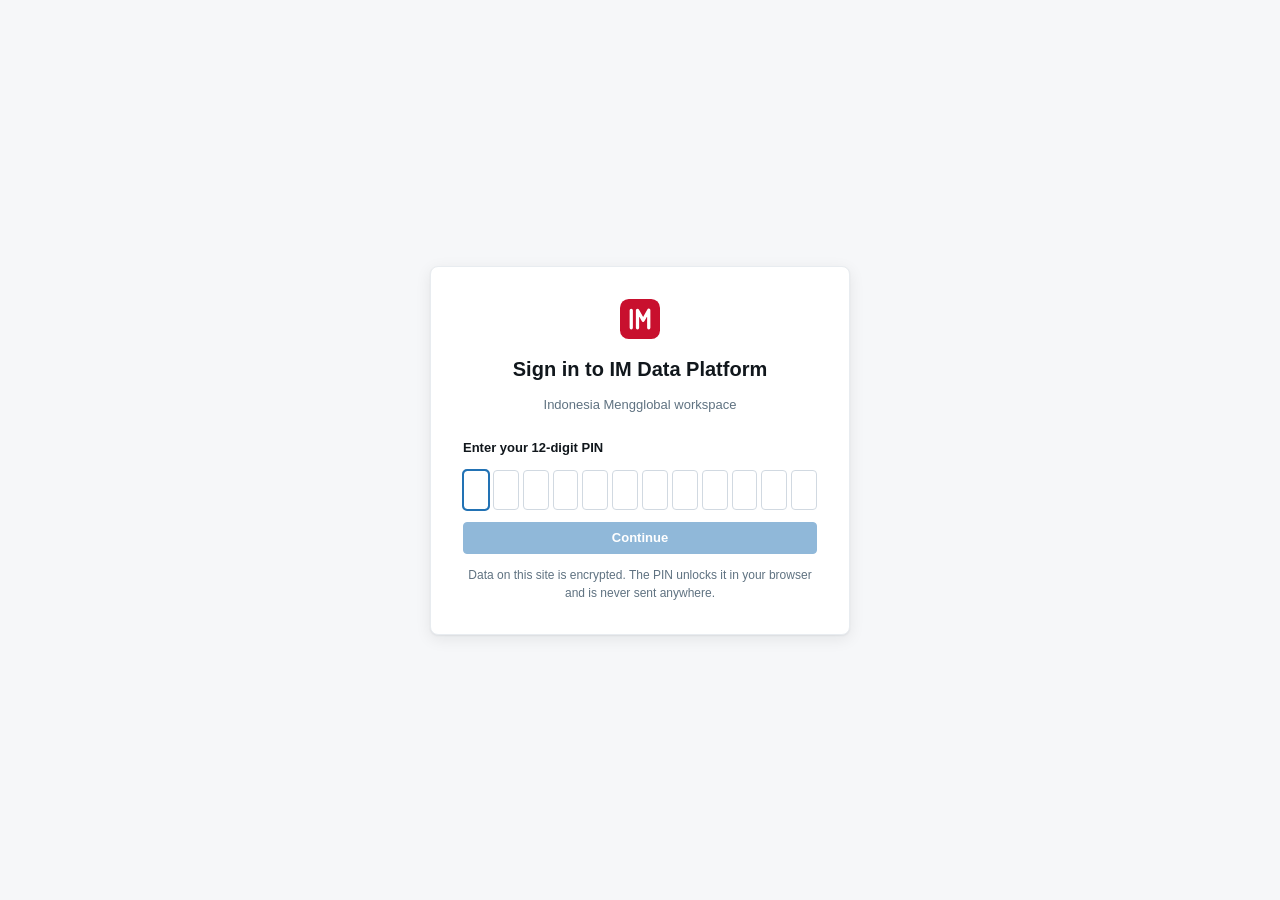
<file: index.html>
<!doctype html>
<html lang="en">
<head>
  <meta charset="utf-8">
  <meta name="viewport" content="width=device-width, initial-scale=1">
  <meta name="robots" content="noindex, nofollow">
  <title>IM Data Platform</title>
  <link rel="icon" href="assets/logo.svg" type="image/svg+xml">
  <link rel="stylesheet" href="assets/app.css">
</head>
<body>
  <!-- Login: the PIN decrypts site/data/*.json in the browser; nothing loads without it. -->
  <main id="login" class="login" hidden>
    <form class="login-card" id="login-form" autocomplete="off">
      <img src="assets/logo.svg" alt="" class="login-logo" width="40" height="40">
      <h1>Sign in to IM Data Platform</h1>
      <p class="muted">Indonesia Mengglobal workspace</p>
      <label class="login-label" for="pin-0">Enter your 12-digit PIN</label>
      <div class="pin" id="pin" role="group" aria-label="12-digit PIN"></div>
      <p class="login-error" id="login-error" role="alert" hidden></p>
      <button class="btn btn-primary btn-block" id="login-submit" type="submit" disabled>Continue</button>
      <p class="muted small">Data on this site is encrypted. The PIN unlocks it in your browser and is never sent anywhere.</p>
    </form>
  </main>

  <div id="app" class="app" hidden>
    <header class="topbar">
      <button class="icon-btn nav-toggle" id="nav-toggle" aria-label="Toggle navigation">
        <svg viewBox="0 0 16 16" width="16" height="16"><path d="M2 4h12M2 8h12M2 12h12" stroke="currentColor" stroke-width="1.5" fill="none"/></svg>
      </button>
      <a class="brand" href="#/">
        <img src="assets/logo.svg" alt="" width="22" height="22">
        <span>IM Data Platform</span>
      </a>
      <label class="search">
        <svg viewBox="0 0 16 16" width="14" height="14"><circle cx="7" cy="7" r="4.5" stroke="currentColor" stroke-width="1.5" fill="none"/><path d="M10.5 10.5 14 14" stroke="currentColor" stroke-width="1.5"/></svg>
        <input id="search" type="search" placeholder="Search tables, columns, jobs and dashboards" autocomplete="off">
        <kbd>Ctrl + P</kbd>
        <div class="search-results" id="search-results" hidden></div>
      </label>
      <div class="topbar-right">
        <span class="workspace-pill" title="Workspace">indonesia-mengglobal</span>
        <button class="avatar" id="sign-out" title="Sign out">IM</button>
      </div>
    </header>

    <nav class="sidebar" id="sidebar">
      <a class="btn btn-new" href="#/ingestion">
        <svg viewBox="0 0 16 16" width="14" height="14"><path d="M8 3v10M3 8h10" stroke="currentColor" stroke-width="1.6"/></svg> New
      </a>
      <a class="nav" data-route="home" href="#/"><i data-icon="home"></i>Workspace</a>
      <a class="nav" data-route="catalog" href="#/catalog"><i data-icon="catalog"></i>Catalog</a>
      <a class="nav" data-route="jobs" href="#/jobs"><i data-icon="jobs"></i>Jobs &amp; Pipelines</a>
      <a class="nav" data-route="governance" href="#/governance"><i data-icon="shield"></i>Governance</a>
      <div class="nav-section">SQL</div>
      <a class="nav" data-route="dashboards" href="#/dashboards"><i data-icon="dashboard"></i>Dashboards</a>
      <div class="nav-section">Data Engineering</div>
      <a class="nav" data-route="runs" href="#/runs"><i data-icon="runs"></i>Job Runs</a>
      <a class="nav" data-route="ingestion" href="#/ingestion"><i data-icon="ingest"></i>Data Ingestion</a>
      <div class="sidebar-foot muted small" id="sidebar-foot"></div>
    </nav>

    <main class="content" id="content" tabindex="-1"></main>
  </div>

  <div class="modal-backdrop" id="modal" hidden></div>
  <script src="assets/app.js"></script>
</body>
</html>
</file>
<file: assets/app.css>
/* Workspace-style console. Tokens first; dark mode redefines them. */
:root {
  --bg: #ffffff;
  --bg-sidebar: #f7f7f7;
  --bg-subtle: #f6f7f9;
  --bg-hover: #e8ecf0;
  --bg-selected: #e3eaf3;
  --border: #d1d9e1;
  --border-subtle: #e8ecf0;
  --text: #11171c;
  --text-muted: #5f7281;
  --primary: #2272b4;
  --primary-hover: #0e538b;
  --primary-soft: #e3eef8;
  --success: #277c43;
  --success-soft: #e5f4e9;
  --warning: #be501e;
  --warning-soft: #fcf0e2;
  --danger: #c82d4c;
  --danger-soft: #fbe9ed;
  --neutral-soft: #eef1f4;
  --brand: #c8102e;
  --shadow: 0 1px 2px rgba(17, 23, 28, .06), 0 4px 16px rgba(17, 23, 28, .08);
  --c1: #077a9d; --c2: #ffab00; --c3: #00a972; --c4: #ff3621; --c5: #8bcae7;
  --c6: #ab4057; --c7: #99ddb4; --c8: #fca4a1; --c9: #919191; --c10: #bf7080;
  --radius: 4px;
  --font: -apple-system, BlinkMacSystemFont, "Segoe UI", Roboto, "Helvetica Neue", Arial, sans-serif;
  --mono: "SFMono-Regular", Menlo, Consolas, monospace;
  color-scheme: light;
}
@media (prefers-color-scheme: dark) {
  :root:not([data-theme="light"]) {
    --bg: #1f272d; --bg-sidebar: #182025; --bg-subtle: #242d33; --bg-hover: #2c363d; --bg-selected: #203a4f;
    --border: #3c4952; --border-subtle: #2f3a41; --text: #e8ecf0; --text-muted: #9aaab6;
    --primary: #4299e0; --primary-hover: #8acaff; --primary-soft: #1b3346;
    --success: #4fc06c; --success-soft: #1d3324; --warning: #f39b5b; --warning-soft: #3d2a1c;
    --danger: #f2788f; --danger-soft: #3f2028; --neutral-soft: #2c363d;
    --shadow: 0 1px 2px rgba(0,0,0,.3), 0 4px 16px rgba(0,0,0,.35);
    color-scheme: dark;
  }
}
:root[data-theme="dark"] {
  --bg: #1f272d; --bg-sidebar: #182025; --bg-subtle: #242d33; --bg-hover: #2c363d; --bg-selected: #203a4f;
  --border: #3c4952; --border-subtle: #2f3a41; --text: #e8ecf0; --text-muted: #9aaab6;
  --primary: #4299e0; --primary-hover: #8acaff; --primary-soft: #1b3346;
  --success: #4fc06c; --success-soft: #1d3324; --warning: #f39b5b; --warning-soft: #3d2a1c;
  --danger: #f2788f; --danger-soft: #3f2028; --neutral-soft: #2c363d;
  --shadow: 0 1px 2px rgba(0,0,0,.3), 0 4px 16px rgba(0,0,0,.35);
  color-scheme: dark;
}

* { box-sizing: border-box; }
html, body { margin: 0; height: 100%; }
body { background: var(--bg); color: var(--text); font: 13px/1.5 var(--font); -webkit-font-smoothing: antialiased; }
a { color: var(--primary); text-decoration: none; }
a:hover { color: var(--primary-hover); text-decoration: underline; }
h1, h2, h3 { margin: 0; font-weight: 600; }
h1 { font-size: 22px; line-height: 28px; overflow-wrap: anywhere; }
h2 { font-size: 18px; line-height: 24px; }
h3 { font-size: 13px; line-height: 20px; }
code, .mono { font-family: var(--mono); font-size: 12px; }
[hidden] { display: none !important; }
.muted { color: var(--text-muted); }
.small { font-size: 12px; }
.nowrap { white-space: nowrap; }

/* Buttons */
.btn { display: inline-flex; align-items: center; gap: 6px; height: 32px; padding: 0 12px; border: 1px solid var(--border);
  border-radius: var(--radius); background: var(--bg); color: var(--text); font: 600 13px var(--font); cursor: pointer; white-space: nowrap; }
.btn:hover { background: var(--bg-hover); text-decoration: none; color: var(--text); }
.btn-primary { background: var(--primary); border-color: var(--primary); color: #fff; }
.btn-primary:hover { background: var(--primary-hover); border-color: var(--primary-hover); color: #fff; }
.btn-primary:disabled { opacity: .5; cursor: not-allowed; }
.btn-block { width: 100%; justify-content: center; }
.btn-sm { height: 24px; padding: 0 8px; font-size: 12px; }
.icon-btn { display: inline-grid; place-items: center; width: 32px; height: 32px; border: 0; border-radius: var(--radius); background: none; color: var(--text-muted); cursor: pointer; }
.icon-btn:hover { background: var(--bg-hover); color: var(--text); }

/* Login */
.login { min-height: 100%; display: grid; place-items: center; padding: 16px; background: var(--bg-subtle); }
.login-card { width: 100%; max-width: 420px; background: var(--bg); border: 1px solid var(--border-subtle); border-radius: 8px;
  box-shadow: var(--shadow); padding: 32px; display: grid; gap: 12px; text-align: center; }
.login-logo { margin: 0 auto 4px; }
.login-card h1 { font-size: 20px; }
.login-card p { margin: 0; }
.login-label { margin-top: 12px; font-weight: 600; text-align: left; }
.pin { display: grid; grid-template-columns: repeat(12, 1fr); gap: 4px; }
.pin input { width: 100%; min-width: 0; height: 40px; padding: 0; border: 1px solid var(--border); border-radius: var(--radius);
  background: var(--bg); color: var(--text); font: 600 16px var(--mono); text-align: center; }
.pin input:nth-child(4n) { margin-right: 6px; }
.pin input:focus { outline: 2px solid var(--primary); outline-offset: -1px; border-color: var(--primary); }
.pin.invalid input { border-color: var(--danger); }
.login-error { color: var(--danger); font-weight: 600; }

/* Shell */
.app { display: grid; grid-template-columns: 200px 1fr; grid-template-rows: 48px 1fr; height: 100%; }
.topbar { grid-column: 1 / -1; display: flex; align-items: center; gap: 12px; padding: 0 12px; border-bottom: 1px solid var(--border-subtle); background: var(--bg); }
.brand { display: flex; align-items: center; gap: 8px; color: var(--text); font-weight: 700; font-size: 14px; }
.brand:hover { text-decoration: none; color: var(--text); }
.nav-toggle { display: none; }
.search { position: relative; flex: 1; max-width: 640px; margin: 0 auto; display: flex; align-items: center; gap: 8px; height: 32px;
  padding: 0 8px; border: 1px solid var(--border); border-radius: var(--radius); background: var(--bg-subtle); color: var(--text-muted); }
.search:focus-within { border-color: var(--primary); background: var(--bg); }
.search input { flex: 1; min-width: 0; border: 0; background: none; color: var(--text); font: 13px var(--font); outline: none; }
.search kbd { font: 11px var(--font); padding: 1px 6px; border: 1px solid var(--border); border-radius: 3px; color: var(--text-muted); }
.search-results { position: absolute; top: 36px; left: 0; right: 0; z-index: 20; max-height: 60vh; overflow: auto;
  background: var(--bg); border: 1px solid var(--border); border-radius: var(--radius); box-shadow: var(--shadow); padding: 4px; }
.search-results a { display: flex; gap: 8px; align-items: baseline; padding: 6px 8px; border-radius: var(--radius); color: var(--text); }
.search-results a:hover, .search-results a.active { background: var(--bg-hover); text-decoration: none; }
.search-results .kind { font-size: 11px; color: var(--text-muted); min-width: 64px; }
.topbar-right { display: flex; align-items: center; gap: 8px; }
.workspace-pill { padding: 2px 8px; border: 1px solid var(--border); border-radius: 12px; font-size: 12px; color: var(--text-muted); }
.avatar { width: 28px; height: 28px; border-radius: 50%; border: 0; background: var(--primary); color: #fff; font: 600 11px var(--font); cursor: pointer; }

.sidebar { background: var(--bg-sidebar); border-right: 1px solid var(--border-subtle); padding: 8px; overflow-y: auto; display: flex; flex-direction: column; gap: 1px; }
.btn-new { margin: 4px 0 10px; width: fit-content; border-radius: 16px; padding: 0 14px; box-shadow: 0 1px 2px rgba(0,0,0,.08); }
.nav { display: flex; align-items: center; gap: 10px; height: 30px; padding: 0 8px; border-radius: var(--radius); color: var(--text); font-weight: 400; }
.nav:hover { background: var(--bg-hover); text-decoration: none; color: var(--text); }
.nav.active { background: var(--bg-selected); color: var(--primary); font-weight: 600; }
.nav i { width: 16px; height: 16px; display: inline-grid; place-items: center; color: inherit; }
.nav-section { margin: 14px 8px 4px; font-size: 11px; font-weight: 600; color: var(--text-muted); text-transform: uppercase; letter-spacing: .04em; }
.sidebar-foot { margin-top: auto; padding: 12px 8px 4px; line-height: 1.4; }

.content { overflow: auto; padding: 16px 24px 48px; min-width: 0; }
.page-head > div:first-child { min-width: 0; }
.page-head { display: flex; align-items: flex-start; justify-content: space-between; gap: 12px; flex-wrap: wrap; margin-bottom: 16px; }
.page-head p { margin: 4px 0 0; }
.breadcrumb { display: flex; flex-wrap: wrap; gap: 4px; font-size: 12px; color: var(--text-muted); margin-bottom: 6px; }
.breadcrumb a { color: var(--text-muted); }
.breadcrumb span::before { content: "›"; margin-right: 4px; }

/* Tabs */
.tabs { display: flex; gap: 20px; border-bottom: 1px solid var(--border-subtle); margin-bottom: 16px; overflow-x: auto; }
.tabs a { padding: 8px 0; color: var(--text-muted); font-weight: 600; border-bottom: 2px solid transparent; white-space: nowrap; }
.tabs a:hover { color: var(--text); text-decoration: none; }
.tabs a.active { color: var(--primary); border-bottom-color: var(--primary); }

/* Tables */
.table-wrap { overflow-x: auto; border: 1px solid var(--border-subtle); border-radius: var(--radius); }
table { width: 100%; border-collapse: collapse; }
th, td { padding: 8px 12px; text-align: left; vertical-align: top; border-bottom: 1px solid var(--border-subtle); }
th { font-weight: 600; color: var(--text-muted); background: var(--bg-subtle); font-size: 12px; white-space: nowrap; position: sticky; top: 0; }
tr:last-child td { border-bottom: 0; }
tbody tr:hover { background: var(--bg-subtle); }
td.num, th.num { text-align: right; font-variant-numeric: tabular-nums; }

/* Badges and tags */
.badge { display: inline-flex; align-items: center; gap: 4px; padding: 0 6px; height: 20px; border-radius: var(--radius); font-size: 12px; font-weight: 600; white-space: nowrap; }
.badge::before { content: ""; width: 6px; height: 6px; border-radius: 50%; background: currentColor; }
.badge.no-dot::before { display: none; }
.st-succeeded, .st-registered, .st-ok { color: var(--success); background: var(--success-soft); }
.st-partial, .st-rejected, .st-warn, .st-running { color: var(--warning); background: var(--warning-soft); }
.st-failed, .st-unreachable, .st-fail { color: var(--danger); background: var(--danger-soft); }
.st-skipped { color: var(--text-muted); background: var(--neutral-soft); }
.tag { display: inline-block; padding: 0 6px; border: 1px solid var(--border); border-radius: 10px; font-size: 11px; line-height: 18px; color: var(--text-muted); white-space: nowrap; }
.tag-personal { color: var(--danger); border-color: currentColor; }
.tag-sensitive { color: #8a3ffc; border-color: currentColor; }
.tag-free_text { color: var(--warning); border-color: currentColor; }
.tag-categorical { color: var(--primary); border-color: currentColor; }
.tag-metadata { color: var(--success); border-color: currentColor; }

/* Cards and layout */
.grid { display: grid; gap: 16px; }
.grid-4 { grid-template-columns: repeat(auto-fit, minmax(180px, 1fr)); }
.grid-2 { grid-template-columns: repeat(auto-fit, minmax(340px, 1fr)); }
.card { border: 1px solid var(--border-subtle); border-radius: 6px; padding: 16px; background: var(--bg); min-width: 0; }
.card h3 { margin-bottom: 8px; }
.card-link { display: block; color: var(--text); }
.card-link:hover { border-color: var(--primary); text-decoration: none; color: var(--text); }
.stat .label { color: var(--text-muted); font-size: 12px; }
.stat .value { font-size: 28px; font-weight: 600; line-height: 36px; font-variant-numeric: tabular-nums; }
.kv { display: grid; grid-template-columns: minmax(120px, max-content) 1fr; gap: 6px 16px; margin: 0; }
.kv dt { color: var(--text-muted); }
.kv dd { margin: 0; min-width: 0; overflow-wrap: anywhere; }
.callout { border: 1px solid var(--border-subtle); border-left: 3px solid var(--primary); background: var(--bg-subtle); padding: 10px 12px; border-radius: var(--radius); margin-bottom: 16px; }
.callout.warn { border-left-color: var(--warning); }
.callout.danger { border-left-color: var(--danger); }
.empty { padding: 32px; text-align: center; color: var(--text-muted); }
.list-plain { margin: 0; padding-left: 18px; }

/* Catalog explorer */
.explorer { display: grid; grid-template-columns: 260px 1fr; gap: 0; border: 1px solid var(--border-subtle); border-radius: 6px; min-height: calc(100vh - 160px); }
.tree { border-right: 1px solid var(--border-subtle); padding: 8px; overflow: auto; background: var(--bg); }
.tree-filter { width: 100%; height: 28px; padding: 0 8px; margin-bottom: 8px; border: 1px solid var(--border); border-radius: var(--radius); background: var(--bg); color: var(--text); font: 12px var(--font); }
.tree ul { list-style: none; margin: 0; padding-left: 14px; }
.tree > ul { padding-left: 0; }
.tree a, .tree .node { display: flex; align-items: center; gap: 6px; padding: 3px 6px; border-radius: var(--radius); color: var(--text); white-space: nowrap; overflow: hidden; text-overflow: ellipsis; }
.tree a:hover { background: var(--bg-hover); text-decoration: none; }
.tree a.active { background: var(--bg-selected); color: var(--primary); font-weight: 600; }
.tree svg { flex: none; color: var(--text-muted); }
.explorer-main { padding: 16px 20px; min-width: 0; }

/* Jobs */
.dots { display: inline-flex; gap: 3px; }
.dot { width: 10px; height: 18px; border-radius: 2px; background: var(--neutral-soft); }
.dot.succeeded { background: var(--success); }
.dot.partial { background: var(--warning); }
.dot.failed { background: var(--danger); }
.matrix { overflow-x: auto; }
.matrix table { width: auto; }
.matrix td, .matrix th { padding: 4px 6px; border: 0; }
.matrix th { background: none; position: static; }
.cell { display: block; width: 28px; height: 22px; border-radius: 3px; }
.cell.succeeded { background: var(--success); }
.cell.failed { background: var(--danger); }
.cell.skipped { background: var(--neutral-soft); }
.cell.running, .cell.partial { background: var(--warning); }
.bar-wrap { height: 40px; display: flex; align-items: flex-end; justify-content: center; }
.bar-duration { display: block; width: 28px; background: var(--c5); border-radius: 2px 2px 0 0; margin: 0 auto; }
.dag { display: flex; align-items: center; gap: 0; overflow-x: auto; padding: 24px 8px; background: var(--bg-subtle);
  background-image: radial-gradient(var(--border) 1px, transparent 1px); background-size: 16px 16px; border-radius: 6px; border: 1px solid var(--border-subtle); }
.dag-node { flex: none; width: 180px; padding: 10px 12px; border: 1px solid var(--border); border-radius: 6px; background: var(--bg); box-shadow: 0 1px 2px rgba(0,0,0,.06); }
.dag-node .k { font-weight: 600; display: flex; align-items: center; gap: 6px; }
.dag-node .d { color: var(--text-muted); font-size: 12px; margin-top: 2px; }
.dag-edge { flex: none; width: 36px; height: 2px; background: var(--border); position: relative; }
.dag-edge::after { content: ""; position: absolute; right: -1px; top: -4px; border: 5px solid transparent; border-left-color: var(--border); }

/* Dashboard */
.canvas { display: grid; grid-template-columns: repeat(6, 1fr); gap: 12px; }
.widget { grid-column: span 3; border: 1px solid var(--border-subtle); border-radius: 6px; padding: 12px 16px; background: var(--bg); min-width: 0; }
.widget.w2 { grid-column: span 2; }
.widget.w1 { grid-column: span 1; }
.widget.w6 { grid-column: span 6; }
.widget h3 { font-size: 13px; margin-bottom: 4px; }
.widget .sub { color: var(--text-muted); font-size: 12px; margin-bottom: 8px; }
.counter .value { font-size: 32px; font-weight: 600; line-height: 40px; font-variant-numeric: tabular-nums; }
.hbar { display: grid; grid-template-columns: minmax(80px, 38%) 1fr auto; align-items: center; gap: 4px 8px; font-size: 12px; }
.hbar .lbl { overflow: hidden; text-overflow: ellipsis; white-space: nowrap; }
.hbar .track { display: block; height: 14px; background: var(--bg-subtle); border-radius: 2px; overflow: hidden; }
.hbar .fill { display: block; height: 100%; background: var(--c1); border-radius: 2px; }
.hbar .fill.folded { background: var(--c9); }
.hbar .n { font-variant-numeric: tabular-nums; color: var(--text-muted); text-align: right; min-width: 32px; }
svg.chart { width: 100%; height: auto; display: block; overflow: visible; }
svg.chart text { fill: var(--text-muted); font: 11px var(--font); }
svg.chart .grid-line { stroke: var(--border-subtle); }
.select { height: 32px; padding: 0 8px; border: 1px solid var(--border); border-radius: var(--radius); background: var(--bg); color: var(--text); font: 13px var(--font); max-width: 100%; }

/* Modal */
.modal-backdrop { position: fixed; inset: 0; background: rgba(17, 23, 28, .45); display: grid; place-items: center; padding: 16px; z-index: 50; }
.modal { width: 100%; max-width: 520px; background: var(--bg); border-radius: 8px; box-shadow: var(--shadow); }
.modal header, .modal footer { padding: 16px 20px; display: flex; align-items: center; justify-content: space-between; gap: 8px; }
.modal footer { justify-content: flex-end; border-top: 1px solid var(--border-subtle); }
.modal .body { padding: 0 20px 16px; display: grid; gap: 10px; }
.field { display: grid; gap: 4px; }
.field label { font-weight: 600; }
.field input, .field select { height: 32px; padding: 0 8px; border: 1px solid var(--border); border-radius: var(--radius); background: var(--bg); color: var(--text); font: 13px var(--font); }

@media (max-width: 900px) {
  .app { grid-template-columns: 1fr; }
  .nav-toggle { display: inline-grid; }
  .sidebar { position: fixed; top: 48px; bottom: 0; left: 0; width: 220px; z-index: 30; transform: translateX(-100%); transition: transform .15s; box-shadow: var(--shadow); }
  .sidebar.open { transform: none; }
  .search kbd, .workspace-pill, .brand span { display: none; }
  .content { padding: 16px; }
  .explorer { grid-template-columns: 1fr; }
  .tree { border-right: 0; border-bottom: 1px solid var(--border-subtle); max-height: 240px; }
  .canvas { grid-template-columns: 1fr; }
  .widget, .widget.w1, .widget.w2, .widget.w6 { grid-column: span 1; }
  .grid-2 { grid-template-columns: 1fr; }
  .pin { gap: 2px; }
  .pin input { height: 36px; font-size: 14px; }
  .pin input:nth-child(4n) { margin-right: 2px; }
}
</file>
<file: site/assets/app.css>
/* Workspace-style console. Tokens first; dark mode redefines them. */
:root {
  --bg: #ffffff;
  --bg-sidebar: #f7f7f7;
  --bg-subtle: #f6f7f9;
  --bg-hover: #e8ecf0;
  --bg-selected: #e3eaf3;
  --border: #d1d9e1;
  --border-subtle: #e8ecf0;
  --text: #11171c;
  --text-muted: #5f7281;
  --primary: #2272b4;
  --primary-hover: #0e538b;
  --primary-soft: #e3eef8;
  --success: #277c43;
  --success-soft: #e5f4e9;
  --warning: #be501e;
  --warning-soft: #fcf0e2;
  --danger: #c82d4c;
  --danger-soft: #fbe9ed;
  --neutral-soft: #eef1f4;
  --brand: #c8102e;
  --shadow: 0 1px 2px rgba(17, 23, 28, .06), 0 4px 16px rgba(17, 23, 28, .08);
  --c1: #077a9d; --c2: #ffab00; --c3: #00a972; --c4: #ff3621; --c5: #8bcae7;
  --c6: #ab4057; --c7: #99ddb4; --c8: #fca4a1; --c9: #919191; --c10: #bf7080;
  --radius: 4px;
  --font: -apple-system, BlinkMacSystemFont, "Segoe UI", Roboto, "Helvetica Neue", Arial, sans-serif;
  --mono: "SFMono-Regular", Menlo, Consolas, monospace;
  color-scheme: light;
}
@media (prefers-color-scheme: dark) {
  :root:not([data-theme="light"]) {
    --bg: #1f272d; --bg-sidebar: #182025; --bg-subtle: #242d33; --bg-hover: #2c363d; --bg-selected: #203a4f;
    --border: #3c4952; --border-subtle: #2f3a41; --text: #e8ecf0; --text-muted: #9aaab6;
    --primary: #4299e0; --primary-hover: #8acaff; --primary-soft: #1b3346;
    --success: #4fc06c; --success-soft: #1d3324; --warning: #f39b5b; --warning-soft: #3d2a1c;
    --danger: #f2788f; --danger-soft: #3f2028; --neutral-soft: #2c363d;
    --shadow: 0 1px 2px rgba(0,0,0,.3), 0 4px 16px rgba(0,0,0,.35);
    color-scheme: dark;
  }
}
:root[data-theme="dark"] {
  --bg: #1f272d; --bg-sidebar: #182025; --bg-subtle: #242d33; --bg-hover: #2c363d; --bg-selected: #203a4f;
  --border: #3c4952; --border-subtle: #2f3a41; --text: #e8ecf0; --text-muted: #9aaab6;
  --primary: #4299e0; --primary-hover: #8acaff; --primary-soft: #1b3346;
  --success: #4fc06c; --success-soft: #1d3324; --warning: #f39b5b; --warning-soft: #3d2a1c;
  --danger: #f2788f; --danger-soft: #3f2028; --neutral-soft: #2c363d;
  --shadow: 0 1px 2px rgba(0,0,0,.3), 0 4px 16px rgba(0,0,0,.35);
  color-scheme: dark;
}

* { box-sizing: border-box; }
html, body { margin: 0; height: 100%; }
body { background: var(--bg); color: var(--text); font: 13px/1.5 var(--font); -webkit-font-smoothing: antialiased; }
a { color: var(--primary); text-decoration: none; }
a:hover { color: var(--primary-hover); text-decoration: underline; }
h1, h2, h3 { margin: 0; font-weight: 600; }
h1 { font-size: 22px; line-height: 28px; overflow-wrap: anywhere; }
h2 { font-size: 18px; line-height: 24px; }
h3 { font-size: 13px; line-height: 20px; }
code, .mono { font-family: var(--mono); font-size: 12px; }
[hidden] { display: none !important; }
.muted { color: var(--text-muted); }
.small { font-size: 12px; }
.nowrap { white-space: nowrap; }

/* Buttons */
.btn { display: inline-flex; align-items: center; gap: 6px; height: 32px; padding: 0 12px; border: 1px solid var(--border);
  border-radius: var(--radius); background: var(--bg); color: var(--text); font: 600 13px var(--font); cursor: pointer; white-space: nowrap; }
.btn:hover { background: var(--bg-hover); text-decoration: none; color: var(--text); }
.btn-primary { background: var(--primary); border-color: var(--primary); color: #fff; }
.btn-primary:hover { background: var(--primary-hover); border-color: var(--primary-hover); color: #fff; }
.btn-primary:disabled { opacity: .5; cursor: not-allowed; }
.btn-block { width: 100%; justify-content: center; }
.btn-sm { height: 24px; padding: 0 8px; font-size: 12px; }
.icon-btn { display: inline-grid; place-items: center; width: 32px; height: 32px; border: 0; border-radius: var(--radius); background: none; color: var(--text-muted); cursor: pointer; }
.icon-btn:hover { background: var(--bg-hover); color: var(--text); }

/* Login */
.login { min-height: 100%; display: grid; place-items: center; padding: 16px; background: var(--bg-subtle); }
.login-card { width: 100%; max-width: 420px; background: var(--bg); border: 1px solid var(--border-subtle); border-radius: 8px;
  box-shadow: var(--shadow); padding: 32px; display: grid; gap: 12px; text-align: center; }
.login-logo { margin: 0 auto 4px; }
.login-card h1 { font-size: 20px; }
.login-card p { margin: 0; }
.login-label { margin-top: 12px; font-weight: 600; text-align: left; }
.pin { display: grid; grid-template-columns: repeat(12, 1fr); gap: 4px; }
.pin input { width: 100%; min-width: 0; height: 40px; padding: 0; border: 1px solid var(--border); border-radius: var(--radius);
  background: var(--bg); color: var(--text); font: 600 16px var(--mono); text-align: center; }
.pin input:nth-child(4n) { margin-right: 6px; }
.pin input:focus { outline: 2px solid var(--primary); outline-offset: -1px; border-color: var(--primary); }
.pin.invalid input { border-color: var(--danger); }
.login-error { color: var(--danger); font-weight: 600; }

/* Shell */
.app { display: grid; grid-template-columns: 200px 1fr; grid-template-rows: 48px 1fr; height: 100%; }
.topbar { grid-column: 1 / -1; display: flex; align-items: center; gap: 12px; padding: 0 12px; border-bottom: 1px solid var(--border-subtle); background: var(--bg); }
.brand { display: flex; align-items: center; gap: 8px; color: var(--text); font-weight: 700; font-size: 14px; }
.brand:hover { text-decoration: none; color: var(--text); }
.nav-toggle { display: none; }
.search { position: relative; flex: 1; max-width: 640px; margin: 0 auto; display: flex; align-items: center; gap: 8px; height: 32px;
  padding: 0 8px; border: 1px solid var(--border); border-radius: var(--radius); background: var(--bg-subtle); color: var(--text-muted); }
.search:focus-within { border-color: var(--primary); background: var(--bg); }
.search input { flex: 1; min-width: 0; border: 0; background: none; color: var(--text); font: 13px var(--font); outline: none; }
.search kbd { font: 11px var(--font); padding: 1px 6px; border: 1px solid var(--border); border-radius: 3px; color: var(--text-muted); }
.search-results { position: absolute; top: 36px; left: 0; right: 0; z-index: 20; max-height: 60vh; overflow: auto;
  background: var(--bg); border: 1px solid var(--border); border-radius: var(--radius); box-shadow: var(--shadow); padding: 4px; }
.search-results a { display: flex; gap: 8px; align-items: baseline; padding: 6px 8px; border-radius: var(--radius); color: var(--text); }
.search-results a:hover, .search-results a.active { background: var(--bg-hover); text-decoration: none; }
.search-results .kind { font-size: 11px; color: var(--text-muted); min-width: 64px; }
.topbar-right { display: flex; align-items: center; gap: 8px; }
.workspace-pill { padding: 2px 8px; border: 1px solid var(--border); border-radius: 12px; font-size: 12px; color: var(--text-muted); }
.avatar { width: 28px; height: 28px; border-radius: 50%; border: 0; background: var(--primary); color: #fff; font: 600 11px var(--font); cursor: pointer; }

.sidebar { background: var(--bg-sidebar); border-right: 1px solid var(--border-subtle); padding: 8px; overflow-y: auto; display: flex; flex-direction: column; gap: 1px; }
.btn-new { margin: 4px 0 10px; width: fit-content; border-radius: 16px; padding: 0 14px; box-shadow: 0 1px 2px rgba(0,0,0,.08); }
.nav { display: flex; align-items: center; gap: 10px; height: 30px; padding: 0 8px; border-radius: var(--radius); color: var(--text); font-weight: 400; }
.nav:hover { background: var(--bg-hover); text-decoration: none; color: var(--text); }
.nav.active { background: var(--bg-selected); color: var(--primary); font-weight: 600; }
.nav i { width: 16px; height: 16px; display: inline-grid; place-items: center; color: inherit; }
.nav-section { margin: 14px 8px 4px; font-size: 11px; font-weight: 600; color: var(--text-muted); text-transform: uppercase; letter-spacing: .04em; }
.sidebar-foot { margin-top: auto; padding: 12px 8px 4px; line-height: 1.4; }

.content { overflow: auto; padding: 16px 24px 48px; min-width: 0; }
.page-head > div:first-child { min-width: 0; }
.page-head { display: flex; align-items: flex-start; justify-content: space-between; gap: 12px; flex-wrap: wrap; margin-bottom: 16px; }
.page-head p { margin: 4px 0 0; }
.breadcrumb { display: flex; flex-wrap: wrap; gap: 4px; font-size: 12px; color: var(--text-muted); margin-bottom: 6px; }
.breadcrumb a { color: var(--text-muted); }
.breadcrumb span::before { content: "›"; margin-right: 4px; }

/* Tabs */
.tabs { display: flex; gap: 20px; border-bottom: 1px solid var(--border-subtle); margin-bottom: 16px; overflow-x: auto; }
.tabs a { padding: 8px 0; color: var(--text-muted); font-weight: 600; border-bottom: 2px solid transparent; white-space: nowrap; }
.tabs a:hover { color: var(--text); text-decoration: none; }
.tabs a.active { color: var(--primary); border-bottom-color: var(--primary); }

/* Tables */
.table-wrap { overflow-x: auto; border: 1px solid var(--border-subtle); border-radius: var(--radius); }
table { width: 100%; border-collapse: collapse; }
th, td { padding: 8px 12px; text-align: left; vertical-align: top; border-bottom: 1px solid var(--border-subtle); }
th { font-weight: 600; color: var(--text-muted); background: var(--bg-subtle); font-size: 12px; white-space: nowrap; position: sticky; top: 0; }
tr:last-child td { border-bottom: 0; }
tbody tr:hover { background: var(--bg-subtle); }
td.num, th.num { text-align: right; font-variant-numeric: tabular-nums; }

/* Badges and tags */
.badge { display: inline-flex; align-items: center; gap: 4px; padding: 0 6px; height: 20px; border-radius: var(--radius); font-size: 12px; font-weight: 600; white-space: nowrap; }
.badge::before { content: ""; width: 6px; height: 6px; border-radius: 50%; background: currentColor; }
.badge.no-dot::before { display: none; }
.st-succeeded, .st-registered, .st-ok { color: var(--success); background: var(--success-soft); }
.st-partial, .st-rejected, .st-warn, .st-running { color: var(--warning); background: var(--warning-soft); }
.st-failed, .st-unreachable, .st-fail { color: var(--danger); background: var(--danger-soft); }
.st-skipped { color: var(--text-muted); background: var(--neutral-soft); }
.tag { display: inline-block; padding: 0 6px; border: 1px solid var(--border); border-radius: 10px; font-size: 11px; line-height: 18px; color: var(--text-muted); white-space: nowrap; }
.tag-personal { color: var(--danger); border-color: currentColor; }
.tag-sensitive { color: #8a3ffc; border-color: currentColor; }
.tag-free_text { color: var(--warning); border-color: currentColor; }
.tag-categorical { color: var(--primary); border-color: currentColor; }
.tag-metadata { color: var(--success); border-color: currentColor; }

/* Cards and layout */
.grid { display: grid; gap: 16px; }
.grid-4 { grid-template-columns: repeat(auto-fit, minmax(180px, 1fr)); }
.grid-2 { grid-template-columns: repeat(auto-fit, minmax(340px, 1fr)); }
.card { border: 1px solid var(--border-subtle); border-radius: 6px; padding: 16px; background: var(--bg); min-width: 0; }
.card h3 { margin-bottom: 8px; }
.card-link { display: block; color: var(--text); }
.card-link:hover { border-color: var(--primary); text-decoration: none; color: var(--text); }
.stat .label { color: var(--text-muted); font-size: 12px; }
.stat .value { font-size: 28px; font-weight: 600; line-height: 36px; font-variant-numeric: tabular-nums; }
.kv { display: grid; grid-template-columns: minmax(120px, max-content) 1fr; gap: 6px 16px; margin: 0; }
.kv dt { color: var(--text-muted); }
.kv dd { margin: 0; min-width: 0; overflow-wrap: anywhere; }
.callout { border: 1px solid var(--border-subtle); border-left: 3px solid var(--primary); background: var(--bg-subtle); padding: 10px 12px; border-radius: var(--radius); margin-bottom: 16px; }
.callout.warn { border-left-color: var(--warning); }
.callout.danger { border-left-color: var(--danger); }
.empty { padding: 32px; text-align: center; color: var(--text-muted); }
.list-plain { margin: 0; padding-left: 18px; }

/* Catalog explorer */
.explorer { display: grid; grid-template-columns: 260px 1fr; gap: 0; border: 1px solid var(--border-subtle); border-radius: 6px; min-height: calc(100vh - 160px); }
.tree { border-right: 1px solid var(--border-subtle); padding: 8px; overflow: auto; background: var(--bg); }
.tree-filter { width: 100%; height: 28px; padding: 0 8px; margin-bottom: 8px; border: 1px solid var(--border); border-radius: var(--radius); background: var(--bg); color: var(--text); font: 12px var(--font); }
.tree ul { list-style: none; margin: 0; padding-left: 14px; }
.tree > ul { padding-left: 0; }
.tree a, .tree .node { display: flex; align-items: center; gap: 6px; padding: 3px 6px; border-radius: var(--radius); color: var(--text); white-space: nowrap; overflow: hidden; text-overflow: ellipsis; }
.tree a:hover { background: var(--bg-hover); text-decoration: none; }
.tree a.active { background: var(--bg-selected); color: var(--primary); font-weight: 600; }
.tree svg { flex: none; color: var(--text-muted); }
.explorer-main { padding: 16px 20px; min-width: 0; }

/* Jobs */
.dots { display: inline-flex; gap: 3px; }
.dot { width: 10px; height: 18px; border-radius: 2px; background: var(--neutral-soft); }
.dot.succeeded { background: var(--success); }
.dot.partial { background: var(--warning); }
.dot.failed { background: var(--danger); }
.matrix { overflow-x: auto; }
.matrix table { width: auto; }
.matrix td, .matrix th { padding: 4px 6px; border: 0; }
.matrix th { background: none; position: static; }
.cell { display: block; width: 28px; height: 22px; border-radius: 3px; }
.cell.succeeded { background: var(--success); }
.cell.failed { background: var(--danger); }
.cell.skipped { background: var(--neutral-soft); }
.cell.running, .cell.partial { background: var(--warning); }
.bar-wrap { height: 40px; display: flex; align-items: flex-end; justify-content: center; }
.bar-duration { display: block; width: 28px; background: var(--c5); border-radius: 2px 2px 0 0; margin: 0 auto; }
.dag { display: flex; align-items: center; gap: 0; overflow-x: auto; padding: 24px 8px; background: var(--bg-subtle);
  background-image: radial-gradient(var(--border) 1px, transparent 1px); background-size: 16px 16px; border-radius: 6px; border: 1px solid var(--border-subtle); }
.dag-node { flex: none; width: 156px; padding: 10px 12px; border: 1px solid var(--border); border-radius: 6px; background: var(--bg); box-shadow: 0 1px 2px rgba(0,0,0,.06); }
.dag-node .k { font-weight: 600; display: flex; align-items: center; gap: 6px; }
.dag-node .d { color: var(--text-muted); font-size: 12px; margin-top: 2px; }
.dag-edge { flex: none; width: 36px; height: 2px; background: var(--border); position: relative; }
.dag-edge::after { content: ""; position: absolute; right: -1px; top: -4px; border: 5px solid transparent; border-left-color: var(--border); }

/* Dashboard */
.canvas { display: grid; grid-template-columns: repeat(6, 1fr); gap: 12px; }
.widget { grid-column: span 3; border: 1px solid var(--border-subtle); border-radius: 6px; padding: 12px 16px; background: var(--bg); min-width: 0; }
.widget.w2 { grid-column: span 2; }
.widget.w1 { grid-column: span 1; }
.widget.w6 { grid-column: span 6; }
.widget h3 { font-size: 13px; margin-bottom: 4px; }
.widget .sub { color: var(--text-muted); font-size: 12px; margin-bottom: 8px; }
.counter .value { font-size: 32px; font-weight: 600; line-height: 40px; font-variant-numeric: tabular-nums; }
.hbar { display: grid; grid-template-columns: minmax(80px, 38%) 1fr auto; align-items: center; gap: 4px 8px; font-size: 12px; }
.hbar .lbl { overflow: hidden; text-overflow: ellipsis; white-space: nowrap; }
.hbar .track { display: block; height: 14px; background: var(--bg-subtle); border-radius: 2px; overflow: hidden; }
.hbar .fill { display: block; height: 100%; background: var(--c1); border-radius: 2px; }
.hbar .fill.folded { background: var(--c9); }
.hbar .n { font-variant-numeric: tabular-nums; color: var(--text-muted); text-align: right; min-width: 32px; }
svg.chart { width: 100%; height: auto; display: block; overflow: visible; }
svg.chart text { fill: var(--text-muted); font: 11px var(--font); }
svg.chart .grid-line { stroke: var(--border-subtle); }
.select { height: 32px; padding: 0 8px; border: 1px solid var(--border); border-radius: var(--radius); background: var(--bg); color: var(--text); font: 13px var(--font); max-width: 100%; }

/* Modal */
.modal-backdrop { position: fixed; inset: 0; background: rgba(17, 23, 28, .45); display: grid; place-items: center; padding: 16px; z-index: 50; }
.modal { width: 100%; max-width: 520px; background: var(--bg); border-radius: 8px; box-shadow: var(--shadow); }
.modal header, .modal footer { padding: 16px 20px; display: flex; align-items: center; justify-content: space-between; gap: 8px; }
.modal footer { justify-content: flex-end; border-top: 1px solid var(--border-subtle); }
.modal .body { padding: 0 20px 16px; display: grid; gap: 10px; }
.field { display: grid; gap: 4px; }
.field label { font-weight: 600; }
.field input, .field select { height: 32px; padding: 0 8px; border: 1px solid var(--border); border-radius: var(--radius); background: var(--bg); color: var(--text); font: 13px var(--font); }

@media (max-width: 900px) {
  .app { grid-template-columns: 1fr; }
  .nav-toggle { display: inline-grid; }
  .sidebar { position: fixed; top: 48px; bottom: 0; left: 0; width: 220px; z-index: 30; transform: translateX(-100%); transition: transform .15s; box-shadow: var(--shadow); }
  .sidebar.open { transform: none; }
  .search kbd, .workspace-pill, .brand span { display: none; }
  .content { padding: 16px; }
  .explorer { grid-template-columns: 1fr; }
  .tree { border-right: 0; border-bottom: 1px solid var(--border-subtle); max-height: 240px; }
  .canvas { grid-template-columns: 1fr; }
  .widget, .widget.w1, .widget.w2, .widget.w6 { grid-column: span 1; }
  .grid-2 { grid-template-columns: 1fr; }
  .pin { gap: 2px; }
  .pin input { height: 36px; font-size: 14px; }
  .pin input:nth-child(4n) { margin-right: 2px; }
}

/* Dashboard filters */
.filterbar { position: sticky; top: -16px; z-index: 15; margin: 0 -24px 16px; padding: 10px 24px; background: color-mix(in srgb, var(--bg) 92%, transparent);
  backdrop-filter: blur(6px); border-bottom: 1px solid var(--border-subtle); }
.fb-row { display: flex; flex-wrap: wrap; align-items: center; gap: 8px; }
.fb-title { display: inline-flex; align-items: center; gap: 6px; font-weight: 600; color: var(--text-muted); margin-right: 4px; }
.fb-spacer { flex: 1; }
.fb-count { color: var(--text-muted); white-space: nowrap; font-variant-numeric: tabular-nums; }
.fb-count b { color: var(--text); font-size: 14px; }
.fb-chips { display: flex; flex-wrap: wrap; gap: 6px; margin-top: 8px; }
.pill-wrap { position: relative; }
.pill { display: inline-flex; align-items: center; gap: 6px; height: 30px; padding: 0 10px 0 12px; border: 1px solid var(--border); border-radius: 15px;
  background: var(--bg); color: var(--text); font: 13px var(--font); cursor: pointer; max-width: 260px; transition: border-color .12s, background .12s; }
.pill:hover { border-color: var(--text-muted); }
.pill[aria-expanded="true"] { border-color: var(--primary); box-shadow: 0 0 0 3px var(--primary-soft); }
.pill.on { background: var(--primary-soft); border-color: var(--primary); }
.pill.on .pill-v { color: var(--primary); }
.pill-k { color: var(--text-muted); white-space: nowrap; }
.pill-v { font-weight: 600; white-space: nowrap; overflow: hidden; text-overflow: ellipsis; }
.pill .caret { flex: none; color: var(--text-muted); }
.chip { display: inline-flex; align-items: center; gap: 4px; height: 24px; padding: 0 8px; border: 0; border-radius: 12px;
  background: var(--neutral-soft); color: var(--text); font: 12px var(--font); cursor: pointer; }
.chip:hover { background: var(--bg-hover); }
.chip span[aria-hidden] { color: var(--text-muted); font-size: 14px; line-height: 1; }
.linkbtn { border: 0; background: none; color: var(--primary); font: 600 12px var(--font); cursor: pointer; padding: 2px 4px; border-radius: 3px; }
.linkbtn:hover { background: var(--primary-soft); }

.popover { position: absolute; top: 36px; left: 0; z-index: 30; width: 300px; background: var(--bg); border: 1px solid var(--border-subtle);
  border-radius: 8px; box-shadow: var(--shadow); padding: 10px; animation: pop .12s ease-out; }
@keyframes pop { from { opacity: 0; transform: translateY(-4px); } to { opacity: 1; transform: none; } }
.pop-head { display: flex; align-items: center; justify-content: space-between; gap: 8px; margin-bottom: 8px; }
.pop-search { width: 100%; height: 30px; padding: 0 10px; margin-bottom: 6px; border: 1px solid var(--border); border-radius: var(--radius);
  background: var(--bg-subtle); color: var(--text); font: 13px var(--font); }
.pop-search:focus { outline: 2px solid var(--primary); outline-offset: -1px; background: var(--bg); }
.pop-list { max-height: 300px; overflow-y: auto; margin: 0 -4px; }
.opt { display: flex; align-items: center; border-radius: var(--radius); }
.opt:hover { background: var(--bg-subtle); }
.opt.zero { opacity: .45; }
.opt-main { flex: 1; min-width: 0; display: flex; align-items: center; gap: 10px; padding: 6px 4px 6px 6px; cursor: pointer; }
.check { flex: none; width: 16px; height: 16px; border: 1.5px solid var(--border); border-radius: 4px; background: var(--bg); position: relative; transition: background .1s; }
.check.on { background: var(--primary); border-color: var(--primary); }
.check.on::after { content: ""; position: absolute; left: 4.5px; top: 1px; width: 4px; height: 8px; border: solid #fff; border-width: 0 2px 2px 0; transform: rotate(45deg); }
.opt-text { flex: 1; min-width: 0; display: grid; gap: 3px; }
.opt-label { white-space: nowrap; overflow: hidden; text-overflow: ellipsis; }
.opt-bar { display: block; height: 3px; background: var(--bg-hover); border-radius: 2px; overflow: hidden; }
.opt-bar span { display: block; height: 100%; background: var(--c5); border-radius: 2px; }
.opt-n { color: var(--text-muted); font-variant-numeric: tabular-nums; min-width: 28px; text-align: right; font-size: 12px; }
.opt .only { visibility: hidden; }
.opt:hover .only { visibility: visible; }
.pop-foot { border-top: 1px solid var(--border-subtle); margin-top: 8px; padding-top: 8px; }
.pop-date { width: 340px; }
.presets { display: flex; flex-wrap: wrap; gap: 4px; margin-bottom: 10px; }
.seg { height: 26px; padding: 0 10px; border: 1px solid var(--border); border-radius: 13px; background: var(--bg); color: var(--text); font: 12px var(--font); cursor: pointer; }
.seg:hover { border-color: var(--primary); color: var(--primary); }
.spark { display: flex; align-items: flex-end; gap: 2px; height: 48px; padding: 4px; background: var(--bg-subtle); border-radius: var(--radius); margin-bottom: 10px; }
.spark span { flex: 1; min-width: 2px; background: var(--border); border-radius: 1px; }
.spark span.in { background: var(--primary); }
.date-row { display: grid; grid-template-columns: 1fr 1fr; gap: 8px; }
.date-row label { display: grid; gap: 4px; font-size: 12px; color: var(--text-muted); }
.date-row input { height: 30px; padding: 0 8px; border: 1px solid var(--border); border-radius: var(--radius); background: var(--bg); color: var(--text); font: 13px var(--font); }

.hbar2 { display: grid; gap: 2px; }
.hrow { display: grid; grid-template-columns: minmax(80px, 38%) 1fr auto; align-items: center; gap: 8px; padding: 2px 4px; margin: 0 -4px; border-radius: 3px; font-size: 12px; }
.hrow .lbl { overflow: hidden; text-overflow: ellipsis; white-space: nowrap; }
.hrow .track { display: block; height: 14px; background: var(--bg-subtle); border-radius: 2px; overflow: hidden; }
.hrow .fill { display: block; height: 100%; border-radius: 2px; background: var(--c1); transition: width .25s ease; }
.hrow .fill.folded { background: var(--c9); }
.hrow .n { font-variant-numeric: tabular-nums; color: var(--text-muted); text-align: right; min-width: 32px; }
.hrow.clickable { cursor: pointer; }
.hrow.clickable:hover { background: var(--bg-subtle); }
.hrow.clickable:focus-visible { outline: 2px solid var(--primary); }
.hrow.dim { opacity: .4; }
.hrow.sel .lbl { font-weight: 600; color: var(--primary); }
.value-text { font-size: 20px !important; line-height: 28px !important; white-space: nowrap; overflow: hidden; text-overflow: ellipsis; padding: 6px 0 2px; }
.privacy-note { display: flex; align-items: center; gap: 12px; color: var(--text); background: var(--bg-subtle); }
.privacy-note > div { flex: 1; }
.section-title { font-size: 15px; margin: 24px 0 10px; }

@media (max-width: 900px) {
  .filterbar { margin: 0 -16px 16px; padding: 10px 16px; top: -16px; backdrop-filter: none; background: var(--bg); }
  .fb-row { flex-wrap: nowrap; overflow-x: auto; padding-bottom: 2px; }
  .fb-count { order: -1; }
  .popover { position: fixed; left: 16px; right: 16px; top: auto; bottom: 16px; width: auto; max-height: 70vh; overflow: auto; }
}

/* Ask (RAG) */
.ask { display: grid; grid-template-rows: 1fr auto; gap: 12px; max-width: 920px; margin: 0 auto; min-height: calc(100vh - 190px); }
.ask-thread { display: flex; flex-direction: column; gap: 16px; padding-bottom: 8px; }
.ask-empty { text-align: center; padding: 48px 16px 16px; color: var(--text-muted); }
.ask-empty svg { color: var(--primary); }
.ask-empty h2 { color: var(--text); margin: 8px 0 4px; }
.ask-suggest { display: flex; flex-wrap: wrap; justify-content: center; gap: 8px; margin-top: 16px; }
.ask-suggest .seg { height: auto; min-height: 30px; padding: 4px 12px; text-align: left; }
.msg { display: flex; gap: 10px; }
.msg.user { justify-content: flex-end; }
.msg .bubble { max-width: 75%; background: var(--primary-soft); color: var(--text); padding: 8px 12px; border-radius: 12px 12px 2px 12px; white-space: pre-wrap; overflow-wrap: anywhere; }
.avatar-ai { flex: none; width: 28px; height: 28px; border-radius: 50%; display: grid; place-items: center; background: var(--bg-subtle); color: var(--primary); border: 1px solid var(--border-subtle); }
.answer { flex: 1; min-width: 0; line-height: 1.6; }
.answer p { margin: 0 0 8px; }
.answer ul { margin: 0 0 8px; padding-left: 20px; }
.answer code { background: var(--bg-subtle); padding: 0 4px; border-radius: 3px; }
.cite { display: inline-grid; place-items: center; min-width: 24px; height: 18px; padding: 0 4px; margin: 0 1px; border-radius: 9px; background: var(--primary-soft);
  color: var(--primary); font: 600 10px var(--font); vertical-align: 1px; text-decoration: none; }
a.cite:hover { background: var(--primary); color: #fff; text-decoration: none; }
.typing { animation: blink 1.2s infinite; }
@keyframes blink { 50% { opacity: .4; } }
.steps { margin-bottom: 8px; font-size: 12px; color: var(--text-muted); }
.steps summary { cursor: pointer; }
.steps ol { margin: 6px 0 0; padding-left: 20px; }
.steps code { font-size: 11px; }
.sources { display: grid; gap: 6px; margin-top: 8px; }
.source { display: flex; gap: 8px; align-items: flex-start; padding: 8px 10px; border: 1px solid var(--border-subtle); border-radius: 6px; color: var(--text); }
.source:hover { border-color: var(--primary); text-decoration: none; color: var(--text); }
.ask-box { position: sticky; bottom: 0; border: 1px solid var(--border); border-radius: 10px; background: var(--bg); box-shadow: var(--shadow); padding: 8px 10px; }
.ask-box textarea { width: 100%; border: 0; resize: none; background: none; color: var(--text); font: 14px/1.5 var(--font); outline: none; padding: 4px 2px; }
.ask-bar { display: flex; align-items: center; gap: 8px; }
.ask-mode { margin-right: auto; }
.ask-key { border: 1px solid var(--border-subtle); border-radius: 8px; padding: 12px; background: var(--bg-subtle); display: grid; gap: 8px; }
.ask-key-row { display: flex; gap: 8px; }
.ask-key-row input { flex: 1; min-width: 0; height: 30px; padding: 0 8px; border: 1px solid var(--border); border-radius: var(--radius); background: var(--bg); color: var(--text); font: 13px var(--mono); }
.ask-key p { margin: 0; }
.ask-tools { text-align: center; }
@media (max-width: 900px) { .msg .bubble { max-width: 90%; } .ask { min-height: calc(100vh - 160px); } }

/* Lakehouse layers */
:root { --bronze: #a0643c; --bronze-soft: #f6ebe2; --silver: #5f7281; --silver-soft: #eef1f4; --gold: #a37a00; --gold-soft: #fbf3d9; }
@media (prefers-color-scheme: dark) { :root:not([data-theme="light"]) { --bronze: #e0a273; --bronze-soft: #3a2a1f; --silver: #b5c3cf; --silver-soft: #2c363d; --gold: #f0c74a; --gold-soft: #3a321a; } }
:root[data-theme="dark"] { --bronze: #e0a273; --bronze-soft: #3a2a1f; --silver: #b5c3cf; --silver-soft: #2c363d; --gold: #f0c74a; --gold-soft: #3a321a; }
.layer-pill { display: inline-block; padding: 0 7px; border-radius: 9px; font: 600 11px/18px var(--font); text-transform: lowercase; }
.layer-pill.layer-bronze, .layer-card.layer-bronze { color: var(--bronze); background: var(--bronze-soft); }
.layer-pill.layer-silver, .layer-card.layer-silver { color: var(--silver); background: var(--silver-soft); }
.layer-pill.layer-gold, .layer-card.layer-gold { color: var(--gold); background: var(--gold-soft); }
.node.layer-bronze svg { color: var(--bronze); } .node.layer-silver svg { color: var(--silver); } .node.layer-gold svg { color: var(--gold); }
.medallion { display: flex; align-items: center; overflow-x: auto; margin-bottom: 12px; }
.layer-card { flex: 1; min-width: 180px; padding: 12px 14px; border-radius: 8px; }
.layer-card .k { font-weight: 700; text-transform: uppercase; letter-spacing: .06em; font-size: 12px; }
.layer-card .d { color: var(--text); font-size: 12px; margin-top: 4px; }
.meta-row td { background: var(--bg-subtle); }
.dq-split { display: flex; flex-wrap: wrap; gap: 4px; padding-top: 8px; }
.rate { display: inline-block; width: calc(100% - 52px); height: 8px; background: var(--bg-hover); border-radius: 4px; overflow: hidden; vertical-align: middle; }
.rate span { display: block; height: 100%; border-radius: 4px; }
.spark-inline { display: inline-flex; align-items: flex-end; gap: 2px; height: 22px; width: 90px; vertical-align: middle; margin-right: 8px; }
.spark-inline span { flex: 1; background: var(--danger); opacity: .7; border-radius: 1px; }

/* SQL editor */
.sql-layout { display: grid; grid-template-columns: 240px 1fr; gap: 16px; align-items: start; }
.sql-schema { position: sticky; top: 0; max-height: calc(100vh - 140px); overflow: auto; }
.sql-schema details { margin: 4px 0; }
.sql-schema summary { cursor: pointer; font-weight: 600; display: flex; gap: 6px; align-items: center; padding: 3px 0; overflow: hidden; white-space: nowrap; text-overflow: ellipsis; }
.schema-item { display: block; padding: 2px 6px; border-radius: 3px; cursor: pointer; font: 12px var(--mono); white-space: nowrap; overflow: hidden; text-overflow: ellipsis; }
.schema-item:hover { background: var(--bg-hover); }
.schema-cols { margin: 4px 0 8px 10px; max-height: 220px; overflow: auto; border-left: 1px solid var(--border-subtle); }
.schema-cols .schema-item { color: var(--text-muted); }
.sql-main { display: grid; gap: 16px; min-width: 0; }
.sql-card { display: grid; gap: 10px; }
.sql-examples { display: flex; flex-wrap: wrap; gap: 6px; }
.sql-text { width: 100%; min-height: 180px; resize: vertical; padding: 12px; border: 1px solid var(--border); border-radius: 6px; background: var(--bg-subtle);
  color: var(--text); font: 13px/1.6 var(--mono); tab-size: 2; }
.sql-text:focus { outline: 2px solid var(--primary); outline-offset: -1px; background: var(--bg); }
.sql-bar { display: flex; gap: 8px; align-items: center; flex-wrap: wrap; }
.sql-label { height: 30px; min-width: 200px; flex: 0 1 320px; padding: 0 8px; border: 1px solid var(--border); border-radius: var(--radius); background: var(--bg); color: var(--text); font: 13px var(--font); }
#sql-runs table td, #sql-runs table th { padding: 6px 8px; }
@media (max-width: 900px) { .sql-layout { grid-template-columns: 1fr; } .sql-schema { position: static; max-height: 260px; } }

/* Animated flow on the workspace page */
.flow-card { margin-bottom: 16px; overflow: hidden; }
.flow-head { display: flex; justify-content: space-between; align-items: flex-start; gap: 12px; }
.flow-head h3 { margin: 0; font-size: 15px; }
.flow-head p { margin: 2px 0 0; }
.flow-svg { width: 100%; height: auto; display: block; margin: 4px 0 8px; overflow: visible; }
.flow-track { fill: none; stroke: var(--border-subtle); stroke-width: 10; stroke-linecap: round; }
.flow-line { fill: none; stroke-width: 3; stroke-linecap: round; stroke-dasharray: 2 10; opacity: .9; }
.flow-line.moving { animation: flow-dash 1.2s linear infinite; }
@keyframes flow-dash { to { stroke-dashoffset: -24; } }
.flow-dot { filter: drop-shadow(0 0 3px rgba(0, 0, 0, .15)); }
.flow-node { cursor: pointer; outline: none; }
.flow-node .halo { fill: var(--tint); opacity: 0; transform-box: fill-box; transform-origin: center; }
.flow-node .disc { fill: var(--bg); stroke: var(--tint); stroke-width: 2; transition: fill .3s; }
.flow-node .glyph { color: var(--tint); }
.flow-node .t { font: 600 13px var(--font); fill: var(--text); }
.flow-node .s { font: 12px var(--font); fill: var(--text-muted); font-variant-numeric: tabular-nums; }
.flow-node.done .disc { fill: color-mix(in srgb, var(--tint) 14%, var(--bg)); }
.flow-node.on .disc { fill: var(--tint); }
.flow-node.on .glyph { color: #fff; }
.flow-node.on .halo { animation: flow-pulse 1.6s ease-out infinite; }
.flow-node:hover .disc, .flow-node:focus-visible .disc { stroke-width: 3.5; }
@keyframes flow-pulse { 0% { opacity: .35; transform: scale(.9); } 100% { opacity: 0; transform: scale(1.6); } }
.flow-caption { display: flex; align-items: center; gap: 12px; padding: 10px 12px; border-radius: 8px; background: var(--bg-subtle); min-height: 60px; }
.flow-caption > div { flex: 1; min-width: 0; line-height: 1.5; }
.flow-step { flex: none; font: 600 12px var(--mono); color: var(--primary); background: var(--primary-soft); border-radius: 10px; padding: 2px 8px; }
.flow-progress { display: flex; gap: 4px; margin-top: 10px; }
.flow-progress button { flex: 1; height: 4px; border: 0; padding: 0; border-radius: 2px; background: var(--bg-hover); cursor: pointer; }
.flow-progress button.done { background: color-mix(in srgb, var(--primary) 45%, var(--bg-hover)); }
.flow-progress button.on { background: var(--primary); }
@media (prefers-reduced-motion: reduce) { .flow-node.on .halo { animation: none; } .flow-line.moving { animation: none; } }
.flow-node .hit { fill: transparent; }
.flow-node:focus-visible .hit { stroke: var(--primary); stroke-width: 2; }
.seg-group { display: inline-flex; border: 1px solid var(--border); border-radius: 15px; padding: 2px; background: var(--bg-subtle); }
.seg-opt { height: 24px; padding: 0 10px; border: 0; border-radius: 12px; background: none; color: var(--text-muted); font: 600 12px var(--font); cursor: pointer; white-space: nowrap; }
.seg-opt[aria-checked="true"] { background: var(--bg); color: var(--primary); box-shadow: 0 1px 2px rgba(0, 0, 0, .1); }
.seg-opt:disabled { opacity: .45; cursor: not-allowed; }
.ask-progress { display: grid; gap: 4px; margin-top: 8px; }
.ask-progress .bar { height: 6px; border-radius: 3px; background: var(--bg-hover); overflow: hidden; }
.ask-progress .bar span { display: block; height: 100%; width: 0; background: var(--primary); transition: width .3s; }
@media (max-width: 900px) { .ask-bar { flex-wrap: wrap; } .ask-mode { order: 3; width: 100%; } }

/* people dataset */
.stack { display: grid; gap: 6px; }
.stack-row { display: grid; grid-template-columns: 44px 1fr 48px; align-items: center; gap: 8px; font-size: 12px; }
.stack-row .track { display: flex; height: 14px; background: var(--bg-subtle); border-radius: 3px; overflow: hidden; }
.stack-row .n { text-align: right; font-variant-numeric: tabular-nums; }
.stack-legend { display: flex; flex-wrap: wrap; gap: 12px; margin-bottom: 8px; }
.stack-legend i { display: inline-block; width: 10px; height: 10px; border-radius: 2px; margin-right: 4px; vertical-align: -1px; }
table.heat th, table.heat td { padding: 6px 8px; }
table.heat thead th { white-space: normal; min-width: 64px; font-weight: 500; }

/* people gold */
.gold-filters { margin-bottom: 16px; display: grid; gap: 10px; }
.gold-filters .frow { display: flex; gap: 12px; align-items: baseline; }
.gold-filters .flabel { width: 64px; flex: none; color: var(--text-muted); font-size: 12px; }
.pills { display: flex; flex-wrap: wrap; gap: 6px; }
.pill { padding: 3px 10px; border: 1px solid var(--border); border-radius: 999px; font-size: 13px; color: var(--text); text-decoration: none; background: var(--bg); }
.pill:hover { border-color: var(--primary); }
.pill.active { background: var(--primary); border-color: var(--primary); color: #fff; }
.dash-grid { display: grid; grid-template-columns: repeat(6, minmax(0, 1fr)); gap: 16px; }
@media (max-width: 1100px) { .dash-grid { grid-template-columns: repeat(2, minmax(0, 1fr)); } .dash-grid .widget { grid-column: span 2; } }
@media (min-width: 1101px) { .dash-grid .widget.w2 { grid-column: span 2; } }
@media (max-width: 640px) { .gold-filters .frow { flex-direction: column; gap: 4px; } }

/* people tree */
.tree-layout { display: grid; grid-template-columns: 268px minmax(0, 1fr); gap: 16px; align-items: start; }
.tree-filters { position: sticky; top: 12px; padding: 14px; display: grid; gap: 14px; max-height: calc(100vh - 120px); overflow: auto; }
.tf-search { display: flex; align-items: center; gap: 8px; border: 1px solid var(--border); border-radius: 8px; padding: 0 10px; background: var(--bg); color: var(--text-muted); }
.tf-search:focus-within { border-color: var(--primary); box-shadow: 0 0 0 3px color-mix(in srgb, var(--primary) 18%, transparent); }
.tf-search input { border: 0; outline: 0; background: transparent; height: 34px; width: 100%; font: inherit; color: var(--text); }
.tf-hits { display: grid; gap: 2px; }
.tf-hits:empty { display: none; }
.tf-hits button { display: flex; gap: 8px; align-items: center; text-align: left; border: 0; background: transparent; padding: 6px; border-radius: 6px; cursor: pointer; color: var(--text); font: inherit; }
.tf-hits button:hover { background: var(--bg-subtle); }
.tf-hits small { display: block; color: var(--text-muted); font-size: 11px; }
.ini { flex: none; width: 26px; height: 26px; border-radius: 50%; display: inline-grid; place-items: center; color: #fff; font-size: 11px; font-weight: 600; }
.ini.lg { width: 40px; height: 40px; font-size: 14px; }
.tf-sec { display: grid; gap: 8px; border-top: 1px solid var(--border-subtle); padding-top: 12px; }
.tf-h { font-size: 11px; font-weight: 600; letter-spacing: .06em; text-transform: uppercase; color: var(--text-muted); }
.tf-gh { font-size: 12px; color: var(--text-muted); margin-bottom: 4px; }
.fchips { display: flex; flex-wrap: wrap; gap: 5px; }
.fchip { display: inline-flex; align-items: center; gap: 6px; border: 1px solid var(--border); background: var(--bg); color: var(--text); border-radius: 999px; padding: 3px 9px; font: inherit; font-size: 12px; cursor: pointer; transition: background .15s, border-color .15s; }
.fchip i { width: 7px; height: 7px; border-radius: 50%; }
.fchip:hover { border-color: var(--primary); }
.fchip.on { background: color-mix(in srgb, var(--primary) 12%, var(--bg)); border-color: var(--primary); color: var(--primary); font-weight: 600; }
.tf-field { display: grid; gap: 4px; font-size: 12px; color: var(--text-muted); }
.tf-field select { height: 32px; border: 1px solid var(--border); border-radius: 6px; background: var(--bg); color: var(--text); font: inherit; font-size: 13px; padding: 0 6px; }
.tf-row { display: grid; grid-template-columns: 1fr 1fr; gap: 8px; }
.tf-check { display: flex; gap: 8px; align-items: center; font-size: 13px; }
.tf-reset { justify-self: start; }
.seg { display: inline-flex; border: 1px solid var(--border); border-radius: 8px; overflow: hidden; background: var(--bg); }
.seg button { border: 0; background: transparent; padding: 5px 11px; font: inherit; font-size: 13px; color: var(--text); cursor: pointer; border-right: 1px solid var(--border-subtle); }
.seg button:last-child { border-right: 0; }
.seg button.on { background: var(--primary); color: #fff; }
.tree-toolbar { display: flex; flex-wrap: wrap; gap: 12px; align-items: center; justify-content: space-between; padding: 10px 12px; margin-bottom: 12px; }
.tt-meta { display: flex; flex-wrap: wrap; gap: 6px; align-items: center; font-size: 13px; }
.tt-chips { display: inline-flex; flex-wrap: wrap; gap: 4px; margin-left: 6px; }
.tt-chips span { background: var(--bg-subtle); border-radius: 999px; padding: 1px 8px; font-size: 12px; }
.tt-actions { display: flex; gap: 6px; }
.tree-stage { display: flex; padding: 0; overflow: hidden; }
.tree-stage .tree-scroll { flex: 1; min-width: 0; }
.tree-scroll { overflow: auto; max-height: calc(100vh - 210px); min-height: 420px;
  background-image: radial-gradient(circle, color-mix(in srgb, var(--text-muted) 22%, transparent) 1px, transparent 1px); background-size: 18px 18px; }
.tree-svg { display: block; font-family: inherit; }
.te { fill: none; stroke: color-mix(in srgb, var(--text-muted) 55%, transparent); stroke-width: 1.4; shape-rendering: crispEdges; }
.tn { cursor: pointer; outline: none; }
.tn-box { fill: var(--bg); stroke: var(--border); stroke-width: 1; filter: drop-shadow(0 1px 1.5px rgba(16, 24, 40, .08)); transition: stroke .15s, fill .15s; }
.tn:hover .tn-box, .tn:focus-visible .tn-box { stroke: var(--primary); }
.tn:focus-visible .tn-box { stroke-width: 2; }
.tn-box.root { fill: var(--primary); stroke: var(--primary); }
.tn-root .tn-label, .tn-root .tn-count { fill: #fff; font-weight: 600; }
.tn-root .tn-accent { fill: rgba(255, 255, 255, .7); }
.tn-box.more { fill: var(--bg-subtle); stroke-dasharray: 3 3; }
.tn-box.person.sel { stroke: var(--primary); stroke-width: 2; fill: color-mix(in srgb, var(--primary) 8%, var(--bg)); }
.tn-box.person.hit { stroke: var(--warning); }
.tn-label { font-size: 12.5px; fill: var(--text); font-weight: 500; }
.tn-label.more { fill: var(--text-muted); font-weight: 500; }
.tn-sub { font-size: 10.5px; fill: var(--text-muted); }
.tn-count { font-size: 11.5px; fill: var(--text-muted); font-variant-numeric: tabular-nums; font-weight: 600; }
.tn-ini { font-size: 9.5px; fill: #fff; font-weight: 700; pointer-events: none; }
.tn-toggle circle { fill: var(--bg-subtle); stroke: var(--border); }
.tn-toggle path { stroke: var(--text-muted); stroke-width: 1.5; fill: none; }
.tn:hover .tn-toggle circle { stroke: var(--primary); }
.tn-root .tn-toggle circle { fill: rgba(255, 255, 255, .2); stroke: rgba(255, 255, 255, .6); }
.tn-root .tn-toggle path { stroke: #fff; }
.tree-detail { flex: none; width: 0; overflow: hidden auto; max-height: calc(100vh - 210px); background: var(--bg); border-left: 1px solid var(--border-subtle);
  padding: 14px 0; opacity: 0; transition: width .22s ease, opacity .22s ease, padding .22s ease; }
.tree-detail.open { width: 300px; padding: 14px 16px; opacity: 1; }
.tree-detail header { display: flex; gap: 10px; align-items: center; margin-bottom: 10px; }
.tree-detail header > div { flex: 1; min-width: 0; }
.tree-detail h3 { margin: 0; font-size: 15px; }
.td-roles { display: flex; flex-wrap: wrap; gap: 4px; margin-bottom: 10px; }
.rchip { font-size: 11.5px; padding: 1px 8px; border-radius: 999px; background: color-mix(in srgb, var(--rc) 14%, var(--bg)); color: var(--text); border: 1px solid color-mix(in srgb, var(--rc) 45%, transparent); }
.td-events ul { margin: 6px 0 0; padding-left: 16px; font-size: 13px; }
.linkish { border: 0; background: none; padding: 0; color: var(--primary); cursor: pointer; font: inherit; text-align: left; }
.linkish:hover { text-decoration: underline; }
@media (max-width: 1000px) { .tree-layout { grid-template-columns: 1fr; } .tree-filters { position: static; max-height: none; } .tree-stage { flex-direction: column; } .tree-detail, .tree-detail.open { width: auto; max-height: none; border-left: 0; border-top: 1px solid var(--border-subtle); } }
@media (prefers-reduced-motion: reduce) { .tree-detail, .fchip, .tn-box { transition: none; } }

.tn-dup { fill: var(--warning); stroke: var(--bg); stroke-width: 1.5; }
.tn-li rect { fill: #0a66c2; }
.tn-li text { font-size: 8.5px; font-weight: 700; fill: #fff; pointer-events: none; }
.td-links { display: flex; flex-wrap: wrap; gap: 6px; margin-bottom: 8px; }
.lbtn { display: inline-flex; align-items: center; gap: 5px; font-size: 12.5px; padding: 3px 10px; border-radius: 6px; border: 1px solid var(--border); color: var(--text); text-decoration: none; background: var(--bg); }
.lbtn:hover { border-color: var(--primary); }
.lbtn.li { background: #0a66c2; border-color: #0a66c2; color: #fff; }
.lbtn.li b { font-weight: 800; }
.lbtn.ghost { border-style: dashed; color: var(--text-muted); }
.td-note { margin: 0 0 8px; }
.td-dups { margin-top: 10px; padding: 10px; border-radius: 8px; background: color-mix(in srgb, var(--warning) 10%, var(--bg)); border: 1px solid color-mix(in srgb, var(--warning) 35%, transparent); }
.td-dups p { margin: 6px 0 0; font-size: 13px; }
.td-merged { margin-top: 10px; padding: 10px; border-radius: 8px; background: var(--bg-subtle); }
.td-merged p { margin: 6px 0 0; }

/* people lineage */
.lin-toolbar { display: flex; flex-wrap: wrap; gap: 12px; align-items: end; padding: 12px; margin-bottom: 12px; }
.lin-search { min-width: 240px; flex: 1 1 240px; max-width: 340px; }
.lin-col { min-width: 220px; }
.lin-hint { margin-left: auto; align-self: center; }
.lin-scroll { max-height: calc(100vh - 230px); }
.lin-svg { display: block; }
.lin-colh { font-size: 10.5px; font-weight: 700; letter-spacing: .08em; fill: var(--text-muted); }
.le { fill: none; stroke: color-mix(in srgb, var(--text-muted) 50%, transparent); stroke-width: 1.4; transition: stroke .2s, stroke-opacity .2s, stroke-width .2s; }
.lin-svg.intro .le { transition: stroke-dashoffset .9s cubic-bezier(.4, 0, .2, 1); }
.lin-svg.intro .ln { opacity: 0; transform-box: fill-box; }
.lin-svg.intro.go .ln { opacity: 1; transition: opacity .45s ease calc(var(--d) * .16s); }
.ln { cursor: pointer; outline: none; transition: opacity .2s; }
.ln-box { fill: var(--bg); stroke: var(--border); filter: drop-shadow(0 1px 1.5px rgba(16, 24, 40, .08)); transition: stroke .15s; }
.ln-output .ln-box { fill: color-mix(in srgb, var(--c3) 8%, var(--bg)); }
.ln-store .ln-box { fill: color-mix(in srgb, var(--c5) 10%, var(--bg)); }
.ln-step .ln-box { stroke-dasharray: 4 3; }
.ln.off .ln-box { fill: var(--bg-subtle); stroke-dasharray: 3 3; }
.ln.off .ln-label { fill: var(--text-muted); }
.ln:hover .ln-box, .ln:focus-visible .ln-box { stroke: var(--primary); }
.ln-kind { font-size: 9.5px; fill: var(--text-muted); letter-spacing: .5px; }
.ln-label { font-size: 12.5px; font-weight: 600; fill: var(--text); }
.ln-count { font-size: 11.5px; font-weight: 600; fill: var(--text-muted); font-variant-numeric: tabular-nums; }
.lin-svg.focus .ln { opacity: .28; }
.lin-svg.focus .ln.on { opacity: 1; }
.lin-svg.focus .ln.sel .ln-box { stroke: var(--primary); stroke-width: 2; }
.lin-svg.focus .le { stroke-opacity: .12; }
.lin-svg.focus .le.on { stroke: var(--primary); stroke-opacity: .85; stroke-width: 2; }
.lin-list { margin: 6px 0 12px; padding-left: 16px; font-size: 13px; display: grid; gap: 4px; }
.lin-list.cols { padding-left: 0; list-style: none; }
@media (prefers-reduced-motion: reduce) { .le, .ln { transition: none !important; } }
.lin-zoom button { min-width: 34px; }
.tn-label.unnamed { fill: var(--text-muted); font-style: italic; }
.tf-hits b, .tf-hits small { overflow-wrap: anywhere; }

/* anomaly detection */
.det-head { margin-bottom: 16px; }
.det-kpis { margin-bottom: 16px; }
.det-kpi { border-top: 3px solid var(--border); }
.det-kpi.bad { border-top-color: var(--danger); } .det-kpi.warn { border-top-color: var(--warning); } .det-kpi.info { border-top-color: var(--c9); }
.phist { display: grid; grid-template-columns: repeat(10, 1fr); gap: 6px; align-items: end; height: 150px; }
.phb { display: grid; grid-template-rows: 16px 1fr 16px; height: 100%; text-align: center; }
.phn { font-size: 11px; color: var(--text-muted); font-variant-numeric: tabular-nums; }
.phbar { align-self: end; height: 0; border-radius: 4px 4px 1px 1px; transition: height .7s cubic-bezier(.2, .8, .2, 1) calc(var(--i) * 45ms); }
#pdetect.go .phbar { height: var(--h); }
.phl { font-size: 10.5px; color: var(--text-muted); }
.phaxis { display: flex; justify-content: space-between; margin-top: 4px; }
.sigs { display: grid; gap: 6px; }
.sig { display: grid; grid-template-columns: minmax(0, 1fr) 90px 36px 36px; gap: 8px; align-items: center; font-size: 12.5px; }
.sigw { height: 7px; background: var(--bg-subtle); border-radius: 4px; overflow: hidden; }
.sigw span { display: block; height: 100%; width: 0; background: var(--danger); border-radius: 4px; transition: width .7s ease; }
.sigw.neg span { background: var(--success); }
#pdetect:not(.go) .sigw span { width: 0 !important; }
.sign { font-variant-numeric: tabular-nums; color: var(--text-muted); text-align: right; }
.sigc { font-variant-numeric: tabular-nums; text-align: right; font-weight: 600; }
.det-bar { display: flex; flex-wrap: wrap; gap: 10px; align-items: center; justify-content: space-between; margin-bottom: 10px; }
.det-filters { display: flex; flex-wrap: wrap; gap: 8px; align-items: center; }
.det-filters select { height: 34px; border: 1px solid var(--border); border-radius: 8px; background: var(--bg); color: var(--text); font: inherit; font-size: 13px; padding: 0 8px; max-width: 260px; }
.det-filters .tf-search { min-width: 220px; }
.pbar { display: inline-block; width: 64px; height: 7px; border-radius: 4px; background: var(--bg-subtle); overflow: hidden; vertical-align: middle; margin-right: 6px; }
.pbar span { display: block; height: 100%; border-radius: 4px; }
.ppct { font-variant-numeric: tabular-nums; font-size: 13px; }
.schip { display: inline-block; font-size: 11.5px; padding: 1px 7px; margin: 1px 3px 1px 0; border-radius: 999px; background: color-mix(in srgb, var(--danger) 10%, var(--bg)); border: 1px solid color-mix(in srgb, var(--danger) 30%, transparent); }
.schip.pos { background: color-mix(in srgb, var(--warning) 12%, var(--bg)); border-color: color-mix(in srgb, var(--warning) 35%, transparent); }
.schip.neg { background: color-mix(in srgb, var(--success) 12%, var(--bg)); border-color: color-mix(in srgb, var(--success) 35%, transparent); }
.det-table td { vertical-align: top; }
.un-list { display: grid; grid-template-columns: repeat(auto-fill, minmax(260px, 1fr)); gap: 6px; margin-top: 6px; }
.un-item { display: flex; gap: 8px; align-items: center; padding: 6px 8px; border: 1px solid var(--border-subtle); border-radius: 8px; color: var(--text); text-decoration: none; min-width: 0; }
.un-item:hover { border-color: var(--primary); }
.un-item span:last-child { min-width: 0; }
.un-item b { font-family: ui-monospace, monospace; font-size: 12.5px; font-weight: 500; }
.un-item small { display: block; color: var(--text-muted); font-size: 11px; overflow: hidden; text-overflow: ellipsis; white-space: nowrap; }
@media (prefers-reduced-motion: reduce) { .phbar, .sigw span { transition: none; } }
.td-mgmt { margin: 0 0 10px; padding: 10px; border-radius: 8px; background: color-mix(in srgb, var(--c6) 8%, var(--bg)); border: 1px solid color-mix(in srgb, var(--c6) 25%, transparent); }
.td-pos { margin: 6px 0 0; font-size: 13px; }
.td-pos .lvl { font-size: 11px; padding: 1px 7px; border-radius: 999px; background: var(--bg); border: 1px solid var(--border); color: var(--text-muted); margin-left: 4px; }
.td-hist { margin: 6px 0 0; padding-left: 16px; font-size: 12.5px; color: var(--text-muted); }
.tree-filters > * { min-width: 0; }
.tf-field select, .tf-search { width: 100%; min-width: 0; max-width: 100%; box-sizing: border-box; }
.tf-field select { text-overflow: ellipsis; }
.tree-detail h3.td-email { font-size: 13.5px; overflow-wrap: anywhere; font-family: ui-monospace, monospace; font-weight: 600; }
.tn-cap { font-size: 8.5px; letter-spacing: .6px; fill: var(--text-muted); font-weight: 600; }
.tn-label.grp { font-weight: 600; }
.tn-label.grp.two { font-size: 12px; }
.tn-root .tn-cap { fill: rgba(255, 255, 255, .75); }

/* new data banner */
.data-banner { position: fixed; right: 20px; bottom: 20px; z-index: 1000; display: flex; gap: 10px; align-items: center; background: var(--bg);
  border: 1px solid var(--border); border-left: 4px solid var(--primary); border-radius: 10px; padding: 10px 12px; box-shadow: 0 12px 32px rgba(16, 24, 40, .18);
  font-size: 13.5px; animation: banner-in .25s ease; }
@keyframes banner-in { from { transform: translateY(12px); opacity: 0; } to { transform: none; opacity: 1; } }
@media (prefers-reduced-motion: reduce) { .data-banner { animation: none; } }
.schema-sub > summary { list-style: none; cursor: pointer; }

/* table of the last level shown */
.tree-table { margin-top: 12px; padding: 14px; }
.tt-head { display: flex; flex-wrap: wrap; gap: 6px 12px; align-items: baseline; justify-content: space-between; margin-bottom: 8px; }
.tt-head h3 { margin: 0; }
.tree-tbl tbody tr { cursor: pointer; }
.tree-tbl tbody tr:hover, .tree-tbl tbody tr:focus-visible { background: var(--bg-subtle); outline: none; }
.th-sort { border: 0; background: none; padding: 0; font: inherit; font-weight: 600; color: inherit; cursor: pointer; white-space: nowrap; }
.th-sort:hover { color: var(--primary); }
.ini.sm { width: 20px; height: 20px; font-size: 9px; vertical-align: middle; }
.tt-dot { display: inline-block; width: 8px; height: 8px; border-radius: 2px; margin-right: 4px; vertical-align: 1px; }
.tt-pager { display: flex; gap: 10px; align-items: center; justify-content: flex-end; margin-top: 10px; }

/* archive / restore sources */
.src-mgr { margin: 10px 0; padding: 10px; border: 1px solid var(--border); border-radius: 8px; background: var(--bg-subtle); display: grid; gap: 6px; }
.src-mgr p { margin: 0; }
.src-mgr input[type=text], .src-mgr input[type=password] { height: 32px; border: 1px solid var(--border); border-radius: 6px; padding: 0 8px; font: inherit; background: var(--bg); color: var(--text); width: 100%; box-sizing: border-box; }
.src-token { display: flex; gap: 6px; }
.src-archive { justify-self: start; border-color: var(--danger); color: var(--danger); }
.src-mgr .btn-primary { justify-self: start; }
.src-status:empty { display: none; }
.src-status { padding: 6px 8px; border-radius: 6px; background: var(--bg); border: 1px solid var(--border-subtle); }
tr.row-archived td { opacity: .65; }
.badge.st-skipped { color: var(--text-muted); background: var(--bg-subtle); }

.env-pill { margin-left: 8px; padding: 1px 8px; border-radius: 999px; font-size: 11px; font-weight: 700; letter-spacing: .06em; border: 1px solid; }
.env-pill.env-dev { color: #b45309; background: #fef3c7; border-color: #f59e0b; }
.env-pill.env-prd { color: var(--success); background: var(--success-soft); border-color: var(--success); }

.tt-tabs { display: flex; flex-wrap: wrap; gap: 4px; align-items: center; border-bottom: 1px solid var(--border); margin: -4px 0 10px; padding-bottom: 6px; }
.tt-tab { display: inline-flex; align-items: center; gap: 6px; border: 1px solid transparent; background: none; border-radius: 8px; padding: 5px 10px; font: inherit; font-size: 13px; color: var(--text-muted); cursor: pointer; }
.tt-tab:hover { color: var(--text); background: var(--bg-subtle); }
.tt-tab.on { color: var(--primary); background: color-mix(in srgb, var(--primary) 10%, var(--bg)); border-color: color-mix(in srgb, var(--primary) 35%, transparent); font-weight: 600; }
.tt-n { font-size: 11px; padding: 0 6px; border-radius: 999px; background: var(--bg-subtle); color: var(--text-muted); font-variant-numeric: tabular-nums; }
.tt-lvl { width: 16px; height: 16px; border-radius: 4px; display: inline-grid; place-items: center; font-size: 10px; font-weight: 700; background: var(--bg-subtle); color: var(--text-muted); }
.tt-sep { width: 1px; height: 20px; background: var(--border); margin: 0 4px; }
.tt-export { display: inline-flex; flex-wrap: wrap; gap: 6px; }
.tt-msg:empty { display: none; }
.tt-msg { margin: 0 0 8px; padding: 6px 10px; border-radius: 6px; background: color-mix(in srgb, var(--success) 10%, var(--bg)); border: 1px solid color-mix(in srgb, var(--success) 30%, transparent); }
</file>
